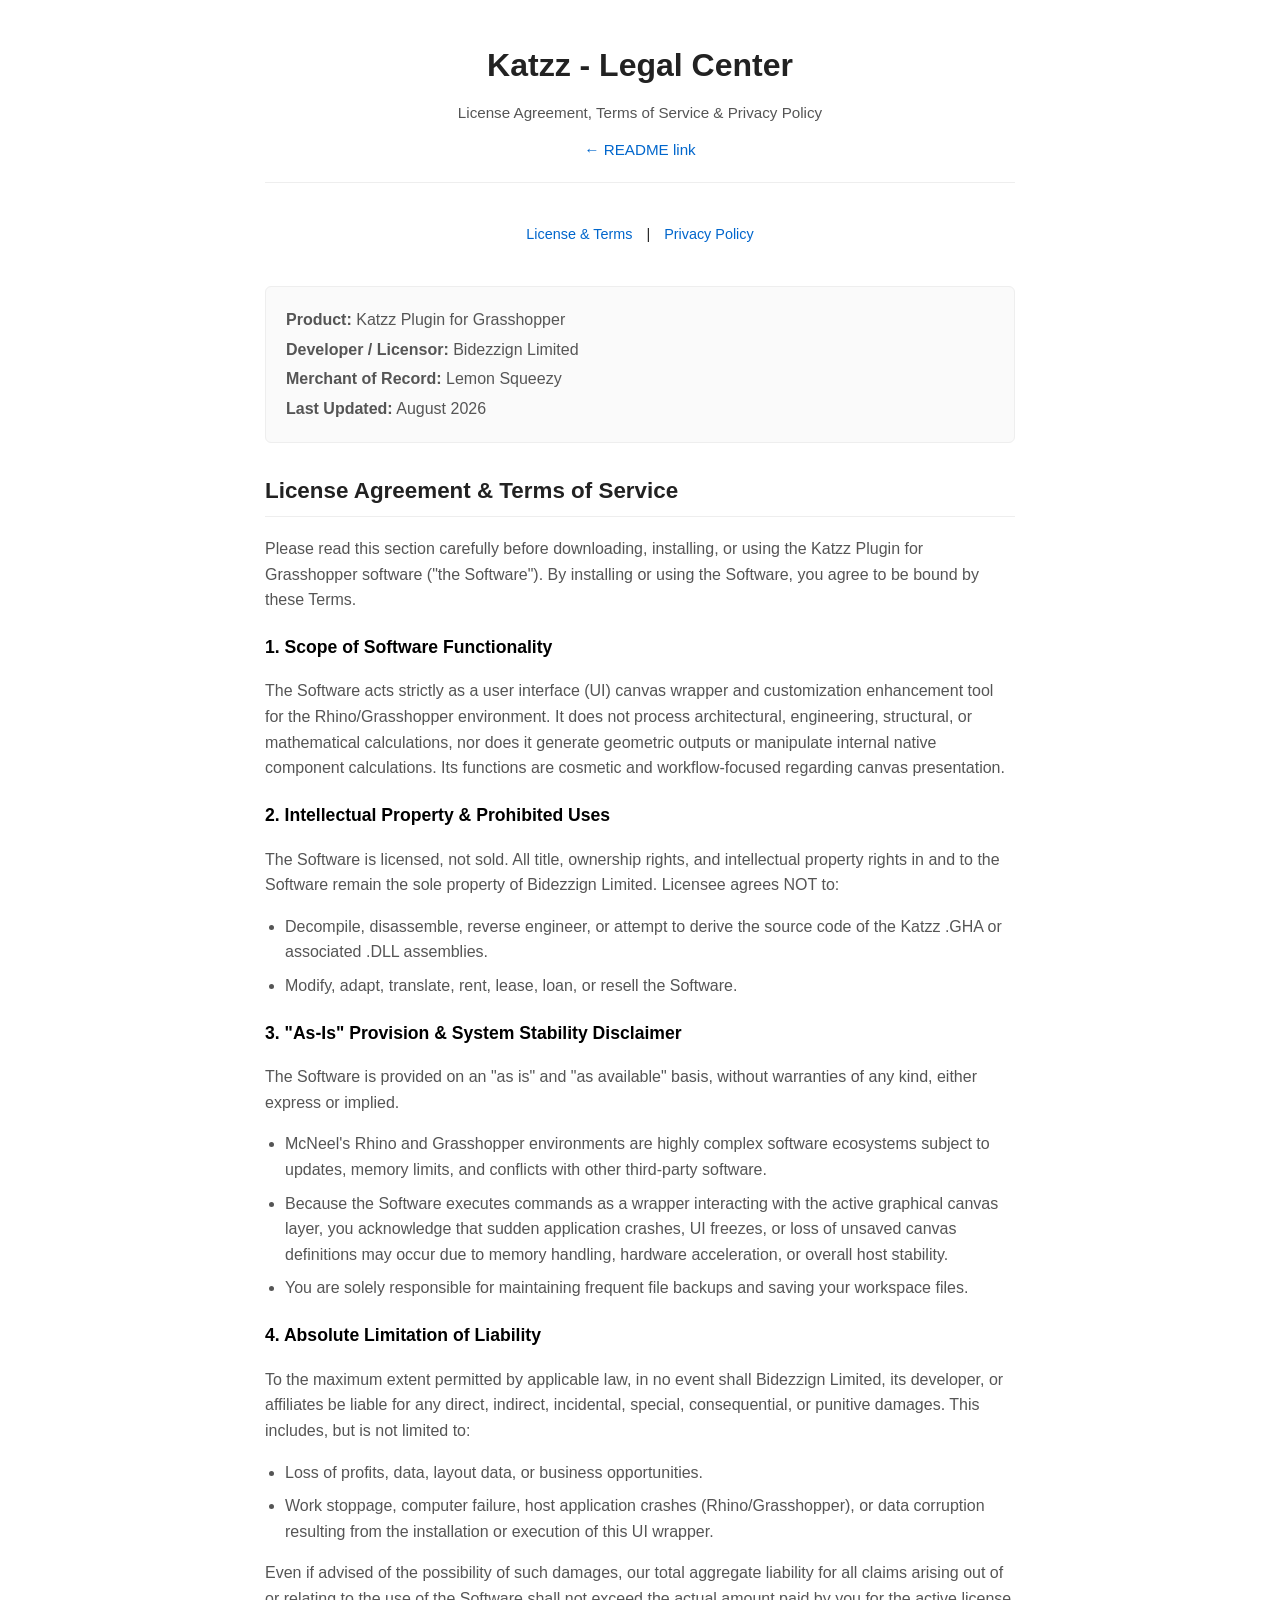
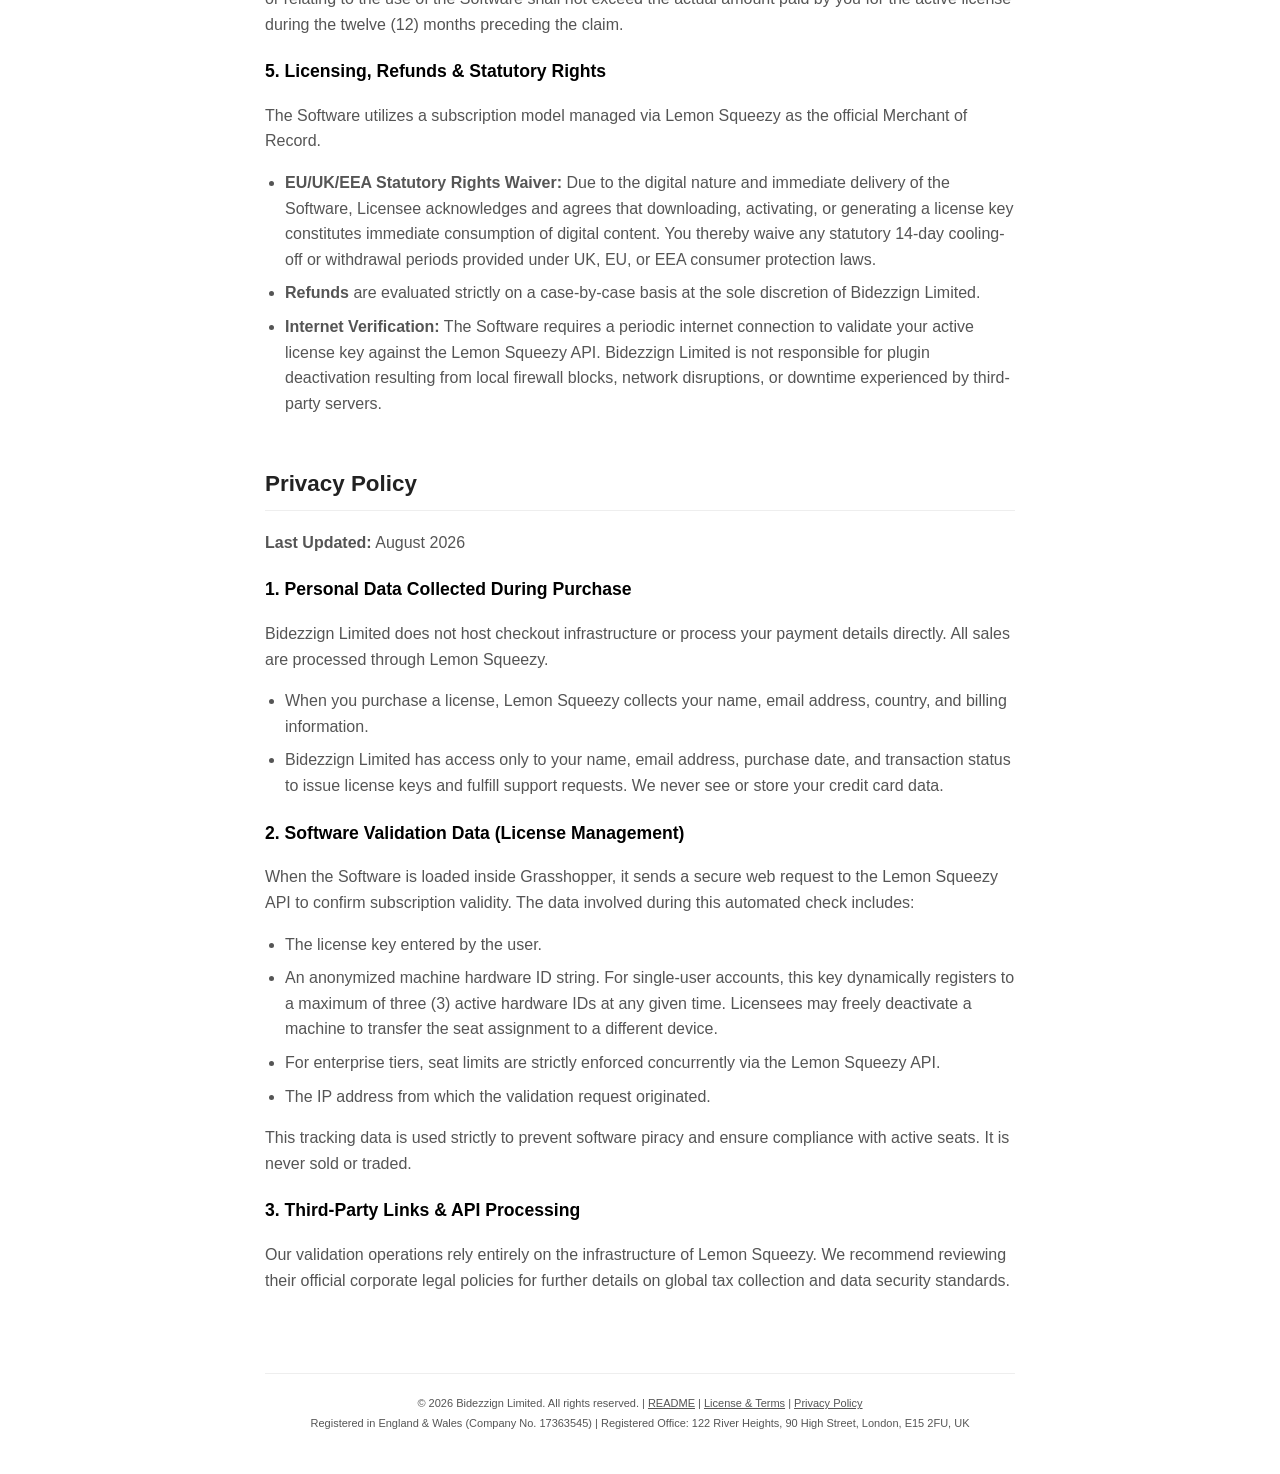
<file: index.html>
<!DOCTYPE html>
<html lang="en">

<head>
    <meta charset="UTF-8">
    <meta name="viewport" content="width=device-width, initial-scale=1.0">
    <title>Katzz Legal Center</title>
    <link rel="stylesheet" href="style.css">
    <style>
        nav.jump-links {
            text-align: center;
            margin-bottom: 40px;
            font-size: 0.9rem;
        }

        nav.jump-links a {
            color: var(--accent);
            text-decoration: none;
            margin: 0 10px;
        }

        nav.jump-links a:hover {
            text-decoration: underline;
        }
    </style>
</head>

<body>

    <div class="container">
        <header>
            <h1>Katzz - Legal Center</h1>
            <p class="subtitle">License Agreement, Terms of Service &amp; Privacy Policy</p>
            <a href="readme.html" class="back-link">← README link</a>
        </header>

        <nav class="jump-links">
            <a href="#license-terms">License &amp; Terms</a> |
            <a href="#privacy">Privacy Policy</a>
        </nav>

        <div class="meta-box">
            <p><strong>Product:</strong> Katzz Plugin for Grasshopper</p>
            <p><strong>Developer / Licensor:</strong> Bidezzign Limited</p>
            <p><strong>Merchant of Record:</strong> Lemon Squeezy</p>
            <p><strong>Last Updated:</strong> August 2026</p>
        </div>

        <!-- ================= LICENSE & TERMS OF SERVICE ================= -->
        <section id="license-terms">
            <h2>License Agreement &amp; Terms of Service</h2>
            <p>Please read this section carefully before downloading, installing, or using the Katzz Plugin for
                Grasshopper software ("the Software"). By installing or using the Software, you agree to be bound by
                these Terms.</p>

            <h3>1. Scope of Software Functionality</h3>
            <p>The Software acts strictly as a user interface (UI) canvas wrapper and customization enhancement tool
                for the Rhino/Grasshopper environment. It does not process architectural, engineering, structural, or
                mathematical calculations, nor does it generate geometric outputs or manipulate internal native
                component calculations. Its functions are cosmetic and workflow-focused regarding canvas
                presentation.</p>

            <h3>2. Intellectual Property &amp; Prohibited Uses</h3>
            <p>The Software is licensed, not sold. All title, ownership rights, and intellectual property rights in
                and to the Software remain the sole property of Bidezzign Limited. Licensee agrees NOT to:</p>
            <ul>
                <li>Decompile, disassemble, reverse engineer, or attempt to derive the source code of the Katzz .GHA
                    or associated .DLL assemblies.</li>
                <li>Modify, adapt, translate, rent, lease, loan, or resell the Software.</li>
            </ul>

            <h3>3. "As-Is" Provision &amp; System Stability Disclaimer</h3>
            <p>The Software is provided on an "as is" and "as available" basis, without warranties of any kind,
                either express or implied.</p>
            <ul>
                <li>McNeel's Rhino and Grasshopper environments are highly complex software ecosystems subject to
                    updates, memory limits, and conflicts with other third-party software.</li>
                <li>Because the Software executes commands as a wrapper interacting with the active graphical canvas
                    layer, you acknowledge that sudden application crashes, UI freezes, or loss of unsaved canvas
                    definitions may occur due to memory handling, hardware acceleration, or overall host
                    stability.</li>
                <li>You are solely responsible for maintaining frequent file backups and saving your workspace
                    files.</li>
            </ul>

            <h3>4. Absolute Limitation of Liability</h3>
            <p>To the maximum extent permitted by applicable law, in no event shall Bidezzign Limited, its developer,
                or affiliates be liable for any direct, indirect, incidental, special, consequential, or punitive
                damages. This includes, but is not limited to:</p>
            <ul>
                <li>Loss of profits, data, layout data, or business opportunities.</li>
                <li>Work stoppage, computer failure, host application crashes (Rhino/Grasshopper), or data corruption
                    resulting from the installation or execution of this UI wrapper.</li>
            </ul>
            <p>Even if advised of the possibility of such damages, our total aggregate liability for all claims
                arising out of or relating to the use of the Software shall not exceed the actual amount paid by you
                for the active license during the twelve (12) months preceding the claim.</p>

            <h3>5. Licensing, Refunds &amp; Statutory Rights</h3>
            <p>The Software utilizes a subscription model managed via Lemon Squeezy as the official Merchant of
                Record.</p>
            <ul>
                <li><strong>EU/UK/EEA Statutory Rights Waiver:</strong> Due to the digital nature and immediate
                    delivery of the Software, Licensee acknowledges and agrees that downloading, activating, or
                    generating a license key constitutes immediate consumption of digital content. You thereby waive
                    any statutory 14-day cooling-off or withdrawal periods provided under UK, EU, or EEA consumer
                    protection laws.</li>
                <li><strong>Refunds</strong> are evaluated strictly on a case-by-case basis at the sole discretion of
                    Bidezzign Limited.</li>
                <li><strong>Internet Verification:</strong> The Software requires a periodic internet connection to
                    validate your active license key against the Lemon Squeezy API. Bidezzign Limited is not
                    responsible for plugin deactivation resulting from local firewall blocks, network disruptions, or
                    downtime experienced by third-party servers.</li>
            </ul>
        </section>

        <!-- ================= PRIVACY POLICY ================= -->
        <section id="privacy">
            <h2>Privacy Policy</h2>
            <p><strong>Last Updated:</strong> August 2026</p>

            <h3>1. Personal Data Collected During Purchase</h3>
            <p>Bidezzign Limited does not host checkout infrastructure or process your payment details directly. All
                sales are processed through Lemon Squeezy.</p>
            <ul>
                <li>When you purchase a license, Lemon Squeezy collects your name, email address, country, and
                    billing information.</li>
                <li>Bidezzign Limited has access only to your name, email address, purchase date, and transaction
                    status to issue license keys and fulfill support requests. We never see or store your credit card
                    data.</li>
            </ul>

            <h3>2. Software Validation Data (License Management)</h3>
            <p>When the Software is loaded inside Grasshopper, it sends a secure web request to the Lemon Squeezy API
                to confirm subscription validity. The data involved during this automated check includes:</p>
            <ul>
                <li>The license key entered by the user.</li>
                <li>An anonymized machine hardware ID string. For single-user accounts, this key dynamically
                    registers to a maximum of three (3) active hardware IDs at any given time. Licensees may freely
                    deactivate a machine to transfer the seat assignment to a different device.</li>
                <li>For enterprise tiers, seat limits are strictly enforced concurrently via the Lemon Squeezy
                    API.</li>
                <li>The IP address from which the validation request originated.</li>
            </ul>
            <p>This tracking data is used strictly to prevent software piracy and
                ensure compliance with active seats. It is never sold or traded.</p>

            <h3>3. Third-Party Links &amp; API Processing</h3>
            <p>Our validation operations rely entirely on the infrastructure of Lemon
                Squeezy. We recommend reviewing their official corporate legal policies
                for further details on global tax collection and data security standards.</p>

        </section>

        <!-- ================= COMPLIANT FOOTER ================= -->
        <footer id="copyright"></footer>
    </div>

    <script>
        const currentYear = new Date().getFullYear();
        document.getElementById('copyright').innerHTML = `
            © ${currentYear} Bidezzign Limited. All rights reserved. | 
            <a href="readme.html#">README</a> |
            <a href="#license-terms">License &amp; Terms</a> | 
            <a href="#privacy">Privacy Policy</a> <br>
            Registered in England & Wales (Company No. 17363545) | 
            Registered Office: 122 River Heights, 90 High Street, London, E15 2FU, UK
        `;
    </script>
</body>

</html>
</file>
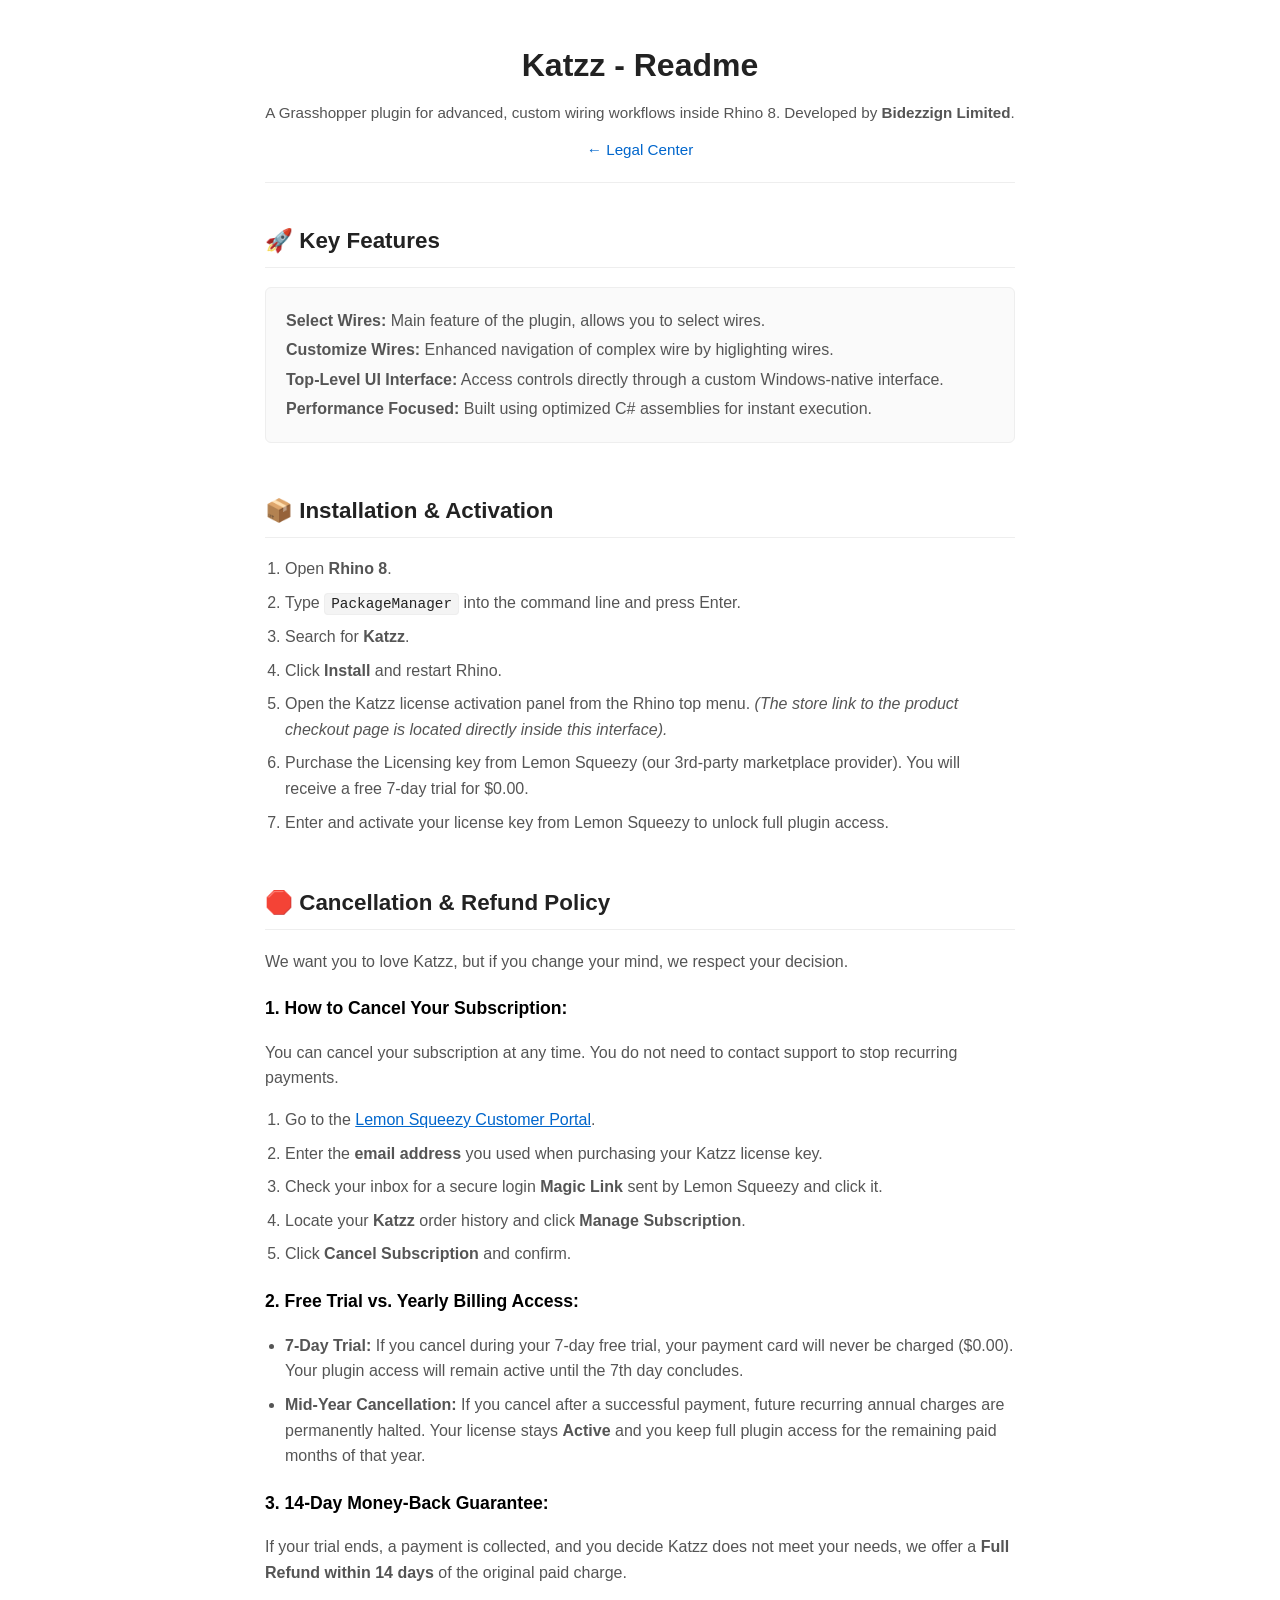
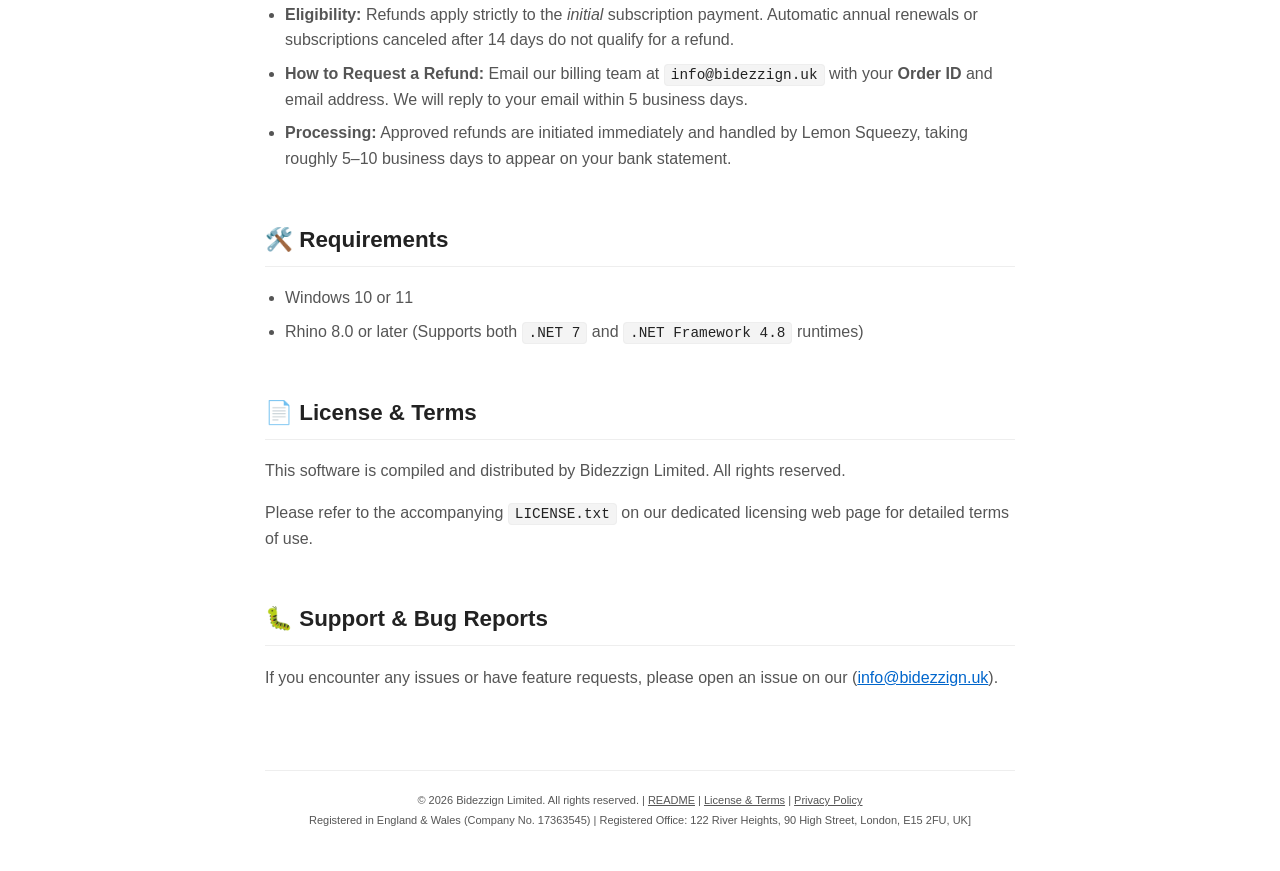
<file: readme.html>
<!DOCTYPE html>
<html lang="en">

<head>
    <meta charset="UTF-8">
    <meta name="viewport" content="width=device-width, initial-scale=1.0">
    <title>Katzz Readme online copy</title>
    <link rel="stylesheet" href="style.css">

    <style>
        code {
            background: #f4f4f4;
            border: 1px solid var(--border);
            border-radius: 4px;
            padding: 2px 6px;
            font-size: 0.9em;
            font-family: SFMono-Regular, Consolas, "Liberation Mono", Menlo, monospace;
            color: #222;
        }

        a {
            color: var(--accent);
        }
    </style>
</head>

<body>

    <div class="container">
        <header>
            <h1>Katzz - Readme</h1>
            <p class="subtitle">A Grasshopper plugin for advanced, custom wiring workflows inside Rhino 8. Developed
                by <strong>Bidezzign Limited</strong>.</p>
            <a href="index.html" class="back-link">← Legal Center</a>
        </header>

        <!-- ================= KEY FEATURES ================= -->
        <section id="features">
            <h2>🚀 Key Features</h2>
            <div class="meta-box">
                <p><strong>Select Wires:</strong> Main feature of the plugin, allows you to select wires.</p>
                <p><strong>Customize Wires:</strong> Enhanced navigation of complex wire by higlighting wires.</p>
                <p><strong>Top-Level UI Interface:</strong> Access controls directly through a custom
                    Windows-native interface.</p>
                <p><strong>Performance Focused:</strong> Built using optimized C# assemblies for instant
                    execution.</p>
            </div>
        </section>

        <!-- ================= INSTALLATION & ACTIVATION ================= -->
        <section id="installation">
            <h2>📦 Installation & Activation</h2>
            <ol>
                <li>Open <strong>Rhino 8</strong>.</li>
                <li>Type <code>PackageManager</code> into the command line and press Enter.</li>
                <li>Search for <strong>Katzz</strong>.</li>
                <li>Click <strong>Install</strong> and restart Rhino.</li>
                <li>Open the Katzz license activation panel from the Rhino top menu. <em>(The store link to the
                        product checkout page is located directly inside this interface).</em></li>
                <li>Purchase the Licensing key from Lemon Squeezy (our 3rd-party marketplace provider). You will
                    receive a free 7-day trial for $0.00.</li>
                <li>Enter and activate your license key from Lemon Squeezy to unlock full plugin access.</li>
            </ol>
        </section>

        <!-- ================= CANCELLATION & REFUND POLICY ================= -->
        <section id="cancellation-refunds">
            <h2>🛑 Cancellation & Refund Policy</h2>
            <p>We want you to love Katzz, but if you change your mind, we respect your decision.</p>

            <h3>1. How to Cancel Your Subscription:</h3>
            <p>You can cancel your subscription at any time. You do not need to contact support to stop recurring
                payments.</p>
            <ol>
                <li>Go to the <a href="https://lemonsqueezy.com" target="_blank" rel="noopener">Lemon Squeezy
                        Customer Portal</a>.</li>
                <li>Enter the <strong>email address</strong> you used when purchasing your Katzz license key.</li>
                <li>Check your inbox for a secure login <strong>Magic Link</strong> sent by Lemon Squeezy and click
                    it.</li>
                <li>Locate your <strong>Katzz</strong> order history and click <strong>Manage Subscription</strong>.
                </li>
                <li>Click <strong>Cancel Subscription</strong> and confirm.</li>
            </ol>

            <h3>2. Free Trial vs. Yearly Billing Access:</h3>
            <ul>
                <li><strong>7-Day Trial:</strong> If you cancel during your 7-day free trial, your payment card will
                    never be charged ($0.00). Your plugin access will remain active until the 7th day concludes.</li>
                <li><strong>Mid-Year Cancellation:</strong> If you cancel after a successful payment, future
                    recurring annual charges are permanently halted. Your license stays <strong>Active</strong> and
                    you keep full plugin access for the remaining paid months of that year.</li>
            </ul>

            <h3>3. 14-Day Money-Back Guarantee:</h3>
            <p>If your trial ends, a payment is collected, and you decide Katzz does not meet your needs, we offer a
                <strong>Full Refund within 14 days</strong> of the original paid charge.
            </p>
            <ul>
                <li><strong>Eligibility:</strong> Refunds apply strictly to the <em>initial</em> subscription
                    payment. Automatic annual renewals or subscriptions canceled after 14 days do not qualify for a
                    refund.</li>
                <li><strong>How to Request a Refund:</strong> Email our billing team at
                    <code>info@bidezzign.uk</code> with your <strong>Order ID</strong> and email address. We will reply
                    to your email within 5 business days.
                </li>
                <li><strong>Processing:</strong> Approved refunds are initiated immediately and handled by Lemon
                    Squeezy, taking roughly 5–10 business days to appear on your bank statement.</li>
            </ul>
        </section>

        <!-- ================= REQUIREMENTS ================= -->
        <section id="requirements">
            <h2>🛠️ Requirements</h2>
            <ul>
                <li>Windows 10 or 11</li>
                <li>Rhino 8.0 or later (Supports both <code>.NET 7</code> and <code>.NET Framework 4.8</code>
                    runtimes)</li>
            </ul>
        </section>

        <!-- ================= LICENSE & TERMS ================= -->
        <section id="license">
            <h2>📄 License & Terms</h2>
            <p>This software is compiled and distributed by Bidezzign Limited. All rights reserved.</p>
            <p>Please refer to the accompanying <code>LICENSE.txt</code> on our dedicated licensing web page for
                detailed terms of use.</p>
        </section>

        <!-- ================= SUPPORT & BUG REPORTS ================= -->
        <section id="support">
            <h2>🐛 Support & Bug Reports</h2>
            <p>If you encounter any issues or have feature requests, please open an issue on our
                (<a href="mailto:info@bidezzign.uk">info@bidezzign.uk</a>).</p>
        </section>

        <!-- ================= COMPLIANT FOOTER ================= -->
        <footer id="copyright"></footer>
    </div>

    <script>
        const currentYear = new Date().getFullYear();
        document.getElementById('copyright').innerHTML = `
            © ${currentYear} Bidezzign Limited. All rights reserved. | 
            <a href="#">README</a> | 
            <a href="index.html#license-terms">License &amp; Terms</a> | 
            <a href="index.html#privacy">Privacy Policy</a> <br>
            Registered in England & Wales (Company No. 17363545) | 
            Registered Office: 122 River Heights, 90 High Street, London, E15 2FU, UK]
        `;
    </script>
</body>

</html>
</file>
<file: style.css>
:root {
            --bg-color: #ffffff;
            --text-main: #222222;
            --text-muted: #555555;
            --accent: #0066cc;
            --border: #eeeeee;
        }

        body {
            font-family: -apple-system, BlinkMacSystemFont, "Segoe UI", Roboto, Helvetica, Arial, sans-serif;
            color: var(--text-main);
            background-color: var(--bg-color);
            line-height: 1.6;
            margin: 0;
            padding: 0;
        }

        .container {
            max-width: 750px;
            margin: 0 auto;
            padding: 40px 20px;
        }

        header {
            border-bottom: 1px solid var(--border);
            padding-bottom: 20px;
            margin-bottom: 40px;
            text-align: center;
        }

        .meta-box {
            background: #fafafa;
            border: 1px solid var(--border);
            border-radius: 6px;
            padding: 16px 20px;
            margin-bottom: 20px;
            font-size: 0.95rem;
        }

        .meta-box p {
            margin: 4px 0;
        }

        header h1 {
            margin: 0 0 10px 0;
            font-size: 2rem;
        }

        header p.subtitle {
            margin: 0;
            color: var(--text-muted);
            font-size: 0.95rem;
        }

        .back-link {
            display: inline-block;
            margin-top: 12px;
            color: var(--accent);
            text-decoration: none;
            font-size: 0.95rem;
        }

        .back-link:hover {
            text-decoration: underline;
        }

        section {
            margin-bottom: 50px;
        }

        h2 {
            font-size: 1.4rem;
            color: var(--text-main);
            border-bottom: 1px solid var(--border);
            padding-bottom: 8px;
            margin-top: 30px;
        }

        h3 {
            font-size: 1.1rem;
            margin-top: 20px;
            color: #000;
        }

        p,
        li {
            color: var(--text-muted);
            font-size: 1rem;
        }

        ul,
        ol {
            padding-left: 20px;
        }

        li {
            margin-bottom: 8px;
        }

        footer {
            margin-top: 80px;
            border-top: 1px solid var(--border);
            padding-top: 20px;
            text-align: center;
            font-size: 11px;
            color: var(--text-muted);
            line-height: 1.8;
        }

        footer a {
            color: var(--text-muted);
            text-decoration: underline;
        }
</file>
